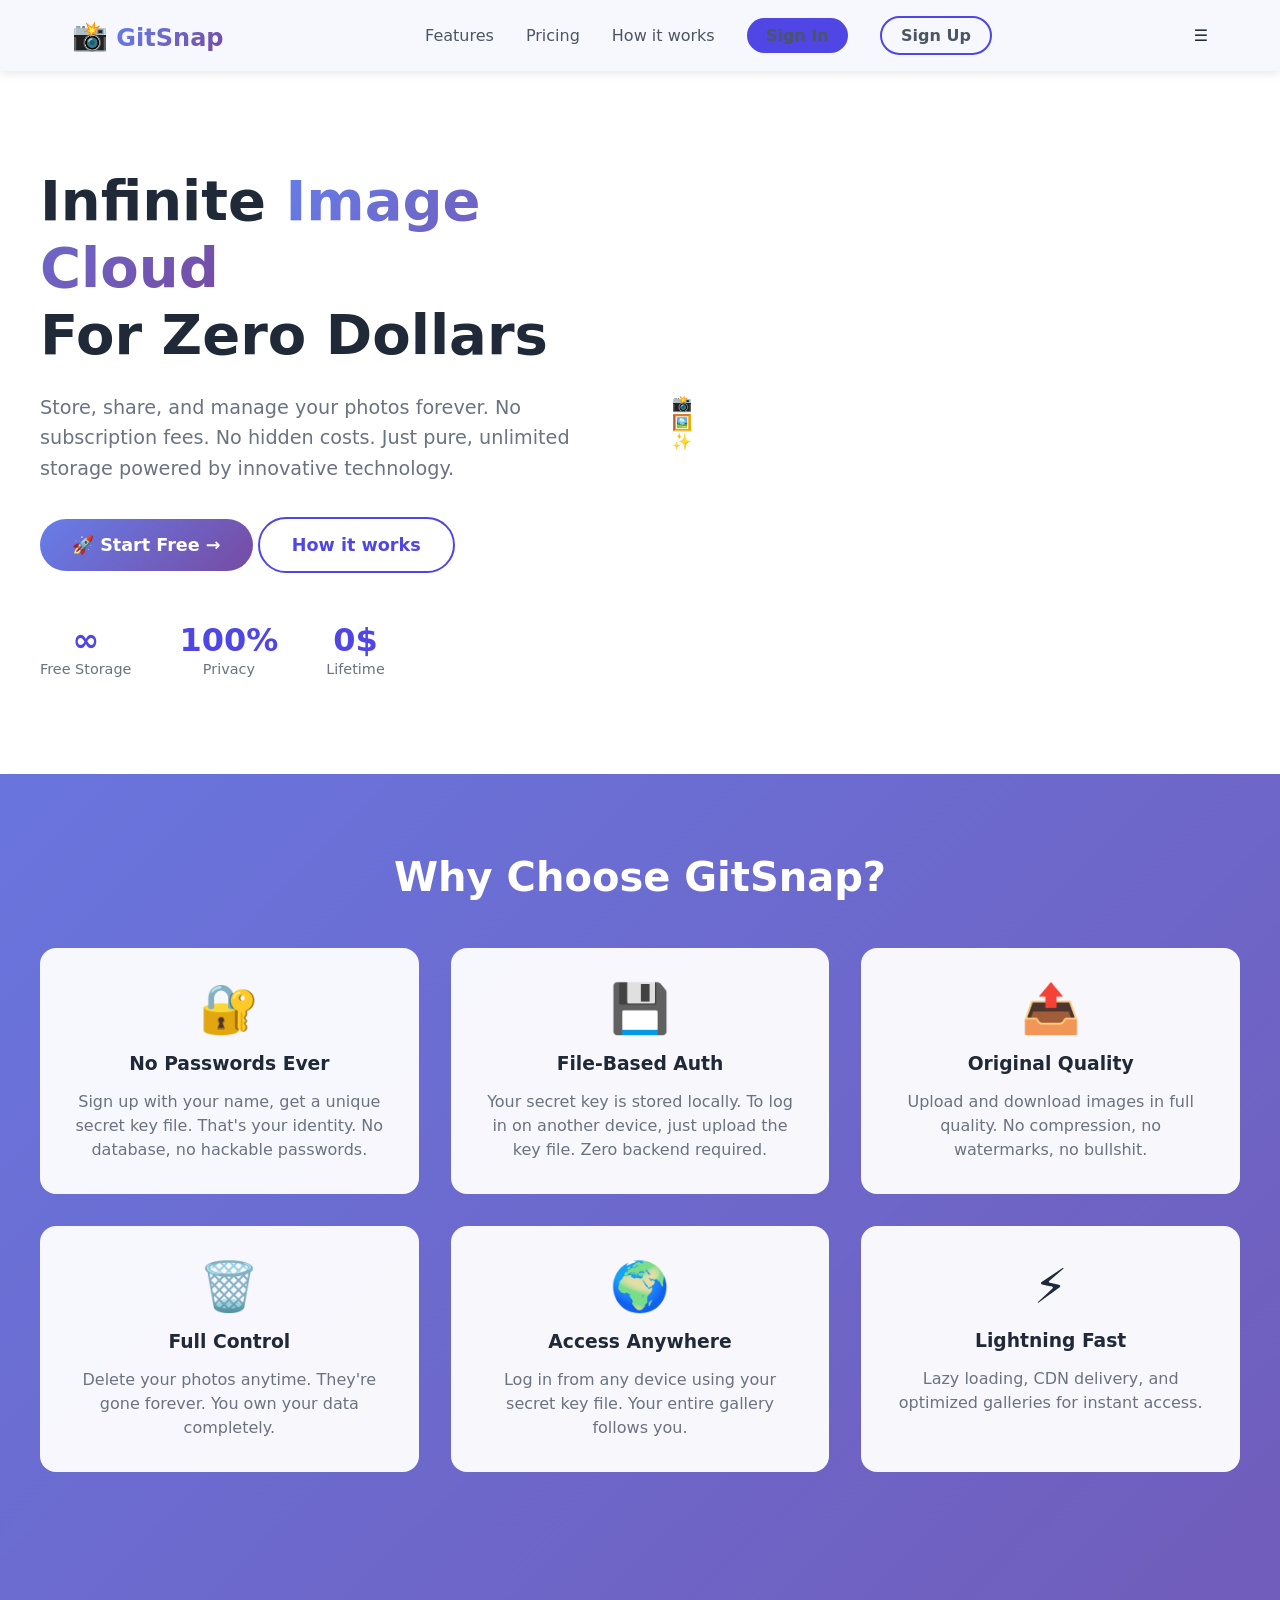
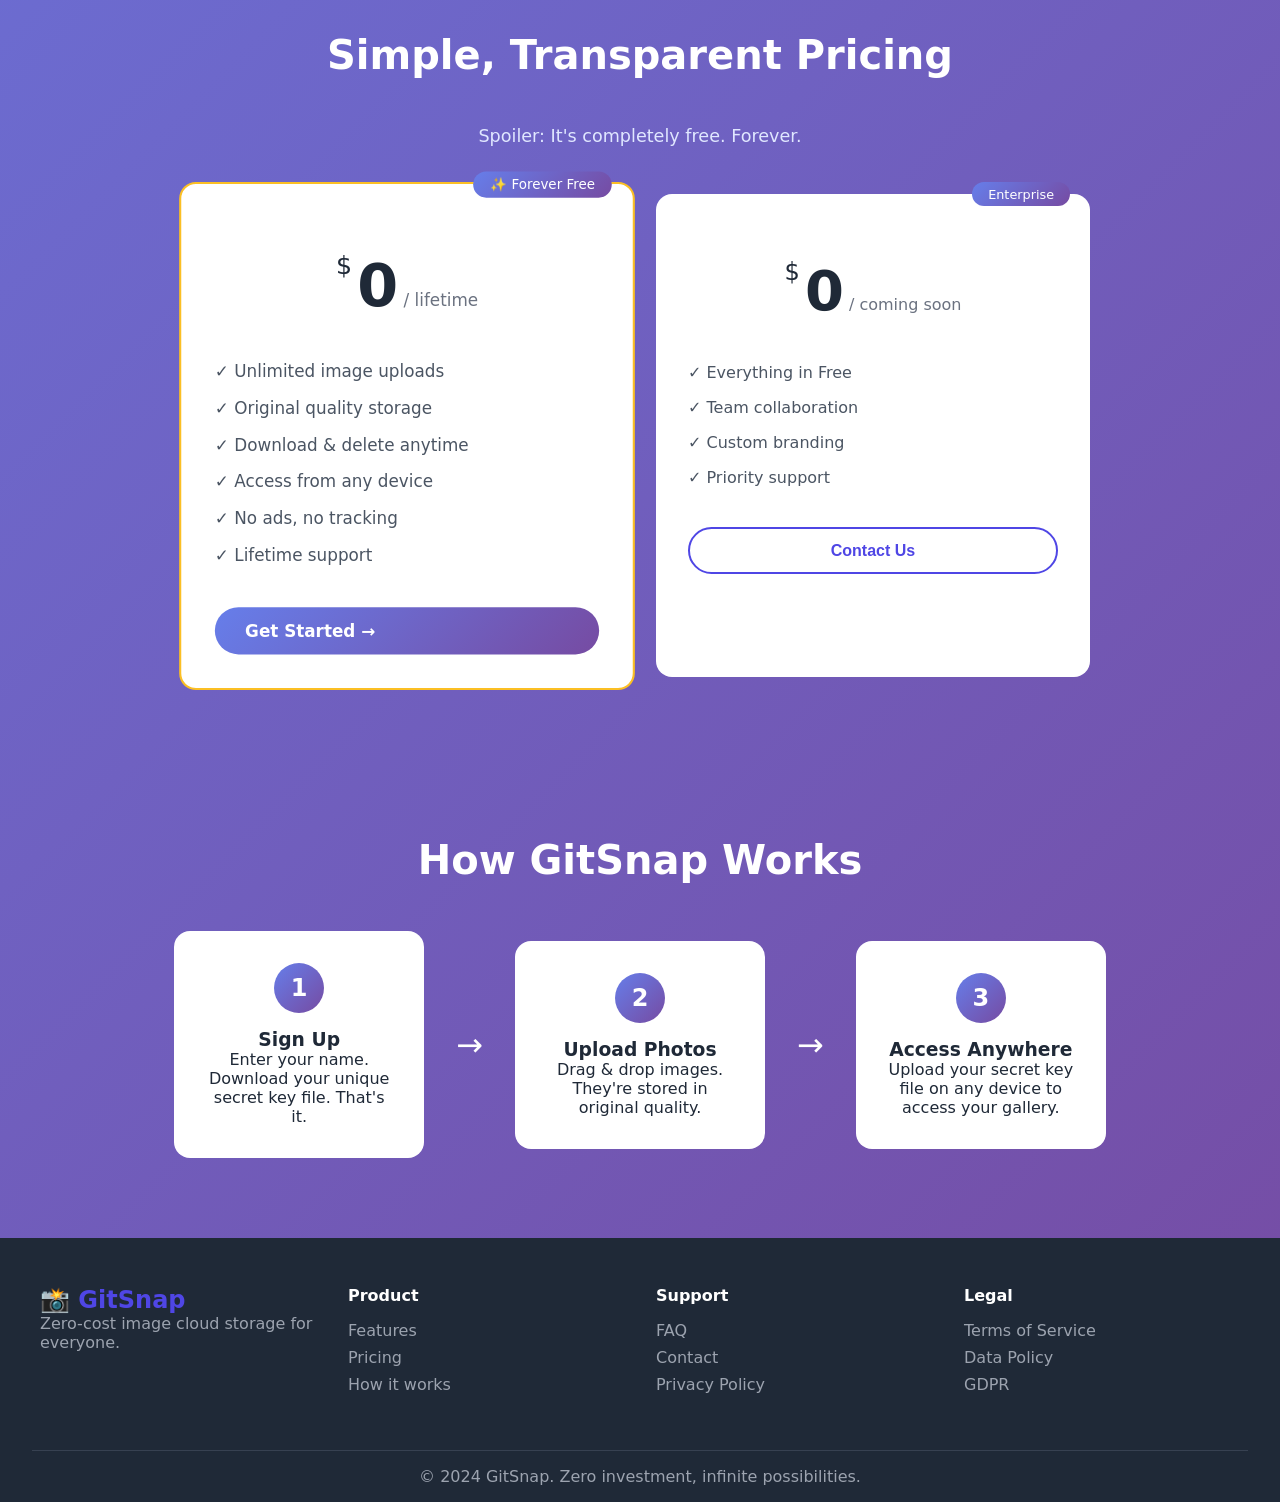
<file: index.html>
<!DOCTYPE html>
<html lang="en">
<head>
    <meta charset="UTF-8">
    <meta name="viewport" content="width=device-width, initial-scale=1.0">
    <title>GitSnap - Zero Cost Image Cloud</title>
    <link rel="stylesheet" href="style.css">
    <link rel="manifest" href="/assets/manifest.json">
    <meta name="description" content="Free, unlimited image storage using blockchain-inspired file authentication. No passwords, no servers, no costs.">
</head>
<body>
    <nav class="navbar">
        <div class="nav-container">
            <div class="logo">
                <span class="logo-icon">📸</span>
                <span class="logo-text">GitSnap</span>
            </div>
            <div class="nav-links">
                <a href="#features">Features</a>
                <a href="#pricing">Pricing</a>
                <a href="#how-it-works">How it works</a>
                <a href="auth.html" class="btn-nav btn-primary-nav">Sign In</a>
                <a href="auth.html?signup=true" class="btn-nav btn-outline-nav">Sign Up</a>
            </div>
            <div class="mobile-menu-btn" id="mobileMenuBtn">☰</div>
        </div>
    </nav>

    <main>
        <!-- Hero Section -->
        <section class="hero">
            <div class="hero-container">
                <div class="hero-content">
                    <h1 class="hero-title">
                        Infinite <span class="gradient-text">Image Cloud</span>
                        <br>For Zero Dollars
                    </h1>
                    <p class="hero-subtitle">
                        Store, share, and manage your photos forever. No subscription fees. 
                        No hidden costs. Just pure, unlimited storage powered by innovative technology.
                    </p>
                    <div class="hero-buttons">
                        <a href="auth.html?signup=true" class="btn btn-primary btn-large">
                            🚀 Start Free → 
                        </a>
                        <a href="#how-it-works" class="btn btn-outline btn-large">
                            How it works
                        </a>
                    </div>
                    <div class="hero-stats">
                        <div class="stat">
                            <span class="stat-number">∞</span>
                            <span class="stat-label">Free Storage</span>
                        </div>
                        <div class="stat">
                            <span class="stat-number">100%</span>
                            <span class="stat-label">Privacy</span>
                        </div>
                        <div class="stat">
                            <span class="stat-number">0$</span>
                            <span class="stat-label">Lifetime</span>
                        </div>
                    </div>
                </div>
                <div class="hero-image">
                    <div class="floating-cards">
                        <div class="card card-1">📸</div>
                        <div class="card card-2">🖼️</div>
                        <div class="card card-3">✨</div>
                    </div>
                </div>
            </div>
        </section>

        <!-- Features Section -->
        <section id="features" class="features">
            <div class="container">
                <h2 class="section-title">Why Choose GitSnap?</h2>
                <div class="features-grid">
                    <div class="feature-card">
                        <div class="feature-icon">🔐</div>
                        <h3>No Passwords Ever</h3>
                        <p>Sign up with your name, get a unique secret key file. That's your identity. No database, no hackable passwords.</p>
                    </div>
                    <div class="feature-card">
                        <div class="feature-icon">💾</div>
                        <h3>File-Based Auth</h3>
                        <p>Your secret key is stored locally. To log in on another device, just upload the key file. Zero backend required.</p>
                    </div>
                    <div class="feature-card">
                        <div class="feature-icon">📤</div>
                        <h3>Original Quality</h3>
                        <p>Upload and download images in full quality. No compression, no watermarks, no bullshit.</p>
                    </div>
                    <div class="feature-card">
                        <div class="feature-icon">🗑️</div>
                        <h3>Full Control</h3>
                        <p>Delete your photos anytime. They're gone forever. You own your data completely.</p>
                    </div>
                    <div class="feature-card">
                        <div class="feature-icon">🌍</div>
                        <h3>Access Anywhere</h3>
                        <p>Log in from any device using your secret key file. Your entire gallery follows you.</p>
                    </div>
                    <div class="feature-card">
                        <div class="feature-icon">⚡</div>
                        <h3>Lightning Fast</h3>
                        <p>Lazy loading, CDN delivery, and optimized galleries for instant access.</p>
                    </div>
                </div>
            </div>
        </section>

        <!-- Pricing Section -->
        <section id="pricing" class="pricing">
            <div class="container">
                <h2 class="section-title">Simple, Transparent Pricing</h2>
                <p class="section-subtitle">Spoiler: It's completely free. Forever.</p>
                <div class="pricing-grid">
                    <div class="pricing-card popular">
                        <div class="pricing-badge">✨ Forever Free</div>
                        <div class="pricing-price">
                            <span class="currency">$</span>
                            <span class="amount">0</span>
                            <span class="period">/ lifetime</span>
                        </div>
                        <ul class="pricing-features">
                            <li>✓ Unlimited image uploads</li>
                            <li>✓ Original quality storage</li>
                            <li>✓ Download & delete anytime</li>
                            <li>✓ Access from any device</li>
                            <li>✓ No ads, no tracking</li>
                            <li>✓ Lifetime support</li>
                        </ul>
                        <a href="auth.html?signup=true" class="btn btn-primary btn-block">Get Started →</a>
                    </div>
                    <div class="pricing-card">
                        <div class="pricing-badge">Enterprise</div>
                        <div class="pricing-price">
                            <span class="currency">$</span>
                            <span class="amount">0</span>
                            <span class="period">/ coming soon</span>
                        </div>
                        <ul class="pricing-features">
                            <li>✓ Everything in Free</li>
                            <li>✓ Team collaboration</li>
                            <li>✓ Custom branding</li>
                            <li>✓ Priority support</li>
                        </ul>
                        <button class="btn btn-outline btn-block" disabled>Contact Us</button>
                    </div>
                </div>
            </div>
        </section>

        <!-- How It Works -->
        <section id="how-it-works" class="how-it-works">
            <div class="container">
                <h2 class="section-title">How GitSnap Works</h2>
                <div class="steps">
                    <div class="step">
                        <div class="step-number">1</div>
                        <h3>Sign Up</h3>
                        <p>Enter your name. Download your unique secret key file. That's it.</p>
                    </div>
                    <div class="step-arrow">→</div>
                    <div class="step">
                        <div class="step-number">2</div>
                        <h3>Upload Photos</h3>
                        <p>Drag & drop images. They're stored in original quality.</p>
                    </div>
                    <div class="step-arrow">→</div>
                    <div class="step">
                        <div class="step-number">3</div>
                        <h3>Access Anywhere</h3>
                        <p>Upload your secret key file on any device to access your gallery.</p>
                    </div>
                </div>
            </div>
        </section>
    </main>

    <footer class="footer">
        <div class="footer-container">
            <div class="footer-column">
                <div class="logo">📸 GitSnap</div>
                <p>Zero-cost image cloud storage for everyone.</p>
            </div>
            <div class="footer-column">
                <h4>Product</h4>
                <a href="#features">Features</a>
                <a href="#pricing">Pricing</a>
                <a href="#how-it-works">How it works</a>
            </div>
            <div class="footer-column">
                <h4>Support</h4>
                <a href="#">FAQ</a>
                <a href="#">Contact</a>
                <a href="#">Privacy Policy</a>
            </div>
            <div class="footer-column">
                <h4>Legal</h4>
                <a href="#">Terms of Service</a>
                <a href="#">Data Policy</a>
                <a href="#">GDPR</a>
            </div>
        </div>
        <div class="footer-bottom">
            <p>© 2024 GitSnap. Zero investment, infinite possibilities.</p>
        </div>
    </footer>

    <script src="script.js"></script>
</body>
</html>
</file>
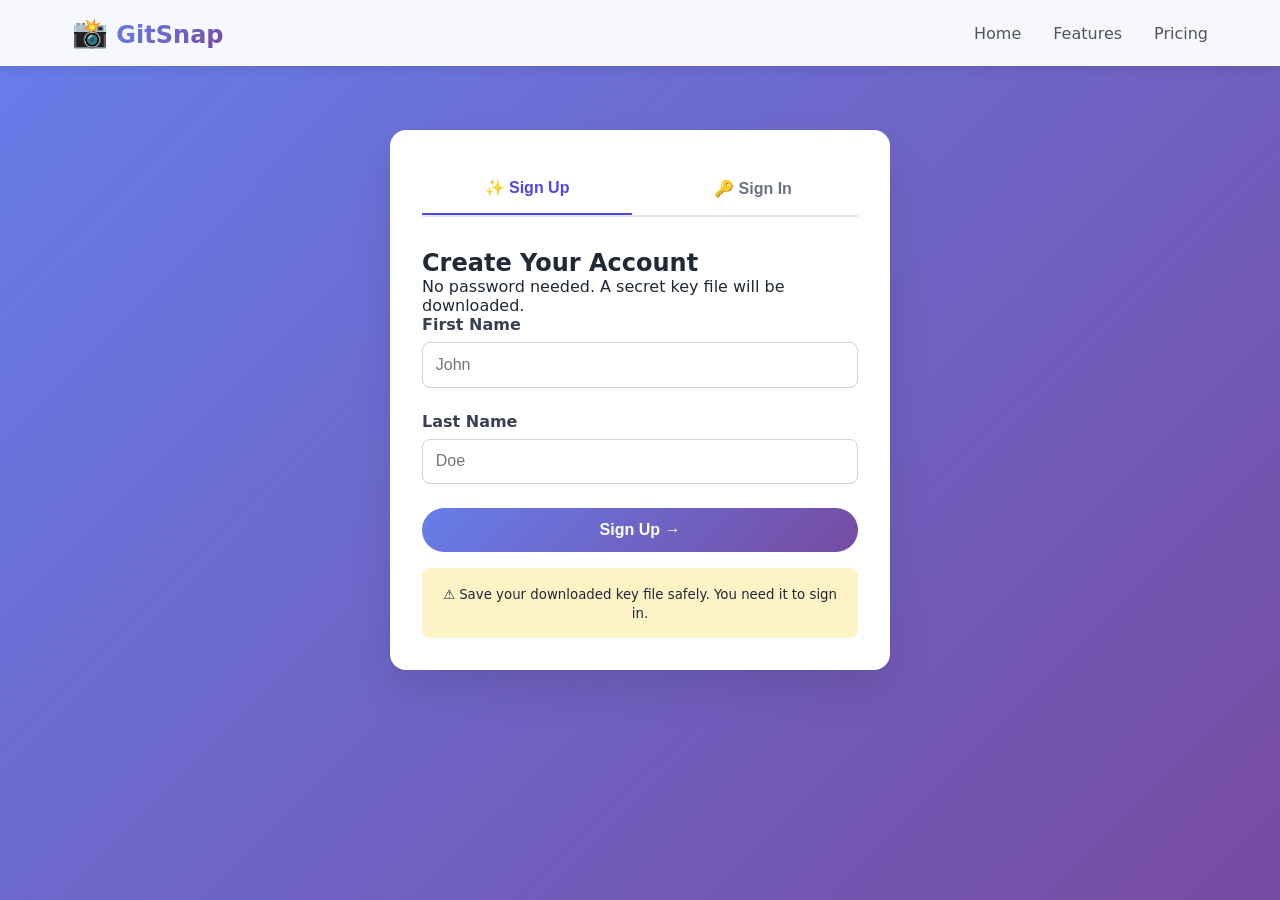
<file: auth.html>
<!DOCTYPE html>
<html lang="en">
<head>
<meta charset="UTF-8">
<meta name="viewport" content="width=device-width, initial-scale=1.0">
<title>Sign Up / Sign In - GitSnap</title>
<link rel="stylesheet" href="style.css">
</head>

<body>

<nav class="navbar">
    <div class="nav-container">

        <a href="index.html" class="logo">
            <span class="logo-icon">📸</span>
            <span class="logo-text">GitSnap</span>
        </a>

        <div class="nav-links">
            <a href="index.html">Home</a>
            <a href="index.html#features">Features</a>
            <a href="index.html#pricing">Pricing</a>
        </div>

    </div>
</nav>

<div class="auth-container">

    <div class="auth-tabs">
        <button class="tab-btn active" data-tab="signup">✨ Sign Up</button>
        <button class="tab-btn" data-tab="signin">🔑 Sign In</button>
    </div>

    <!-- SIGN UP -->
    <div id="signup-tab" class="auth-form active">

        <h2>Create Your Account</h2>
        <p class="auth-subtitle">
            No password needed. A secret key file will be downloaded.
        </p>

        <form id="signupForm">

            <div class="form-group">
                <label>First Name</label>
                <input
                    type="text"
                    id="firstName"
                    placeholder="John"
                    required
                >
            </div>

            <div class="form-group">
                <label>Last Name</label>
                <input
                    type="text"
                    id="lastName"
                    placeholder="Doe"
                    required
                >
            </div>

            <button type="submit" class="btn btn-primary btn-block">
                Sign Up →
            </button>

        </form>

        <div class="auth-note">
            <small>
                ⚠️ Save your downloaded key file safely.
                You need it to sign in.
            </small>
        </div>

    </div>

    <!-- SIGN IN -->
    <div id="signin-tab" class="auth-form">

        <h2>Sign In</h2>
        <p class="auth-subtitle">
            Upload your secret key file to login.
        </p>

        <form id="signinForm">

            <div class="form-group">
                <label>Full Name</label>
                <input
                    type="text"
                    id="signinUsername"
                    placeholder="John Doe"
                    required
                >
            </div>

            <div class="form-group">
                <label>Secret Key File</label>
                <input
                    type="file"
                    id="secretKeyFile"
                    accept=".key"
                    required
                >
                <small>
                    Upload the file downloaded during sign up
                </small>
            </div>

            <button type="submit" class="btn btn-primary btn-block">
                Sign In →
            </button>

        </form>

    </div>

</div>

<script src="auth.js"></script>

</body>
</html>
</file>
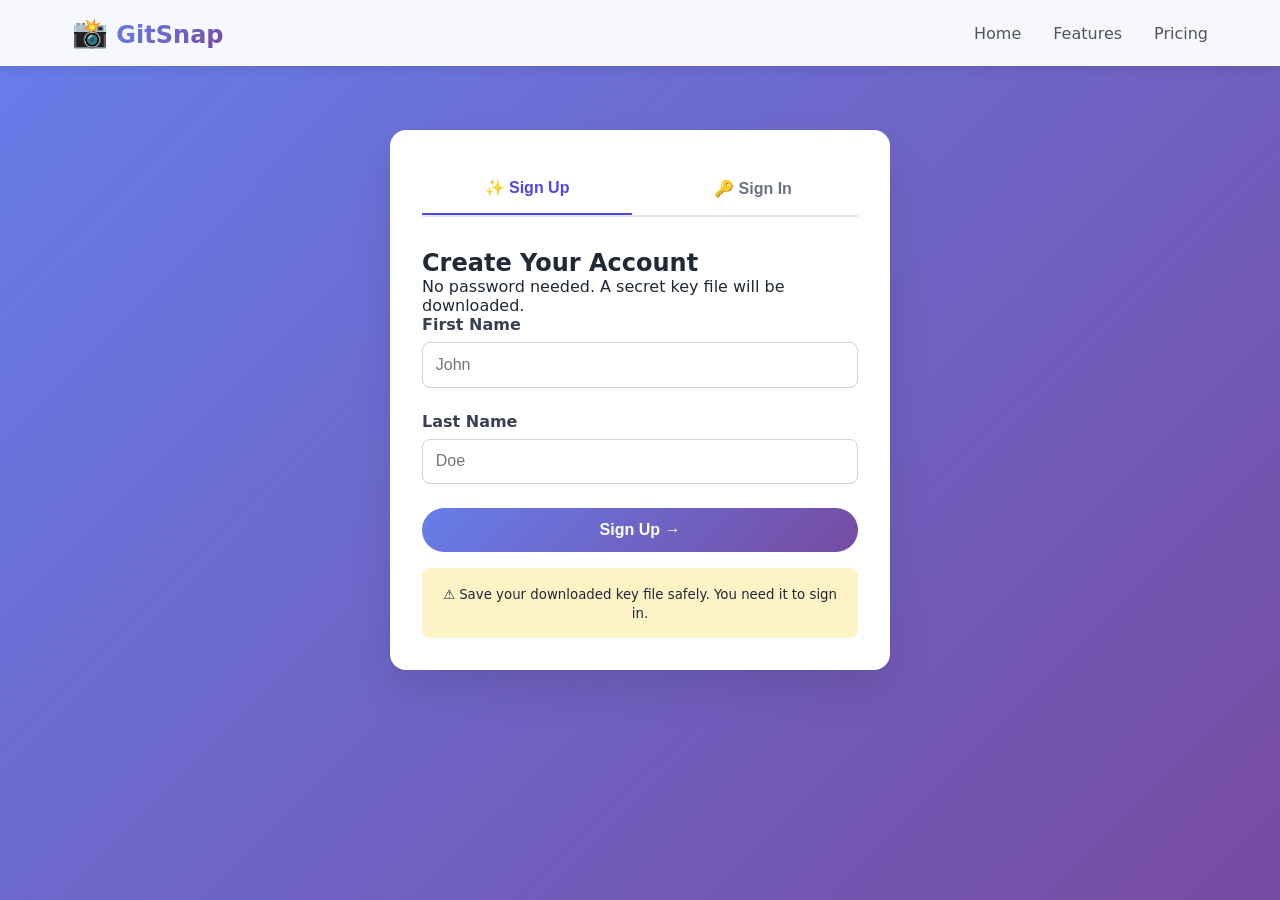
<file: dashboard.html>
<!DOCTYPE html>
<html lang="en">
<head>
<meta charset="UTF-8">
<meta name="viewport" content="width=device-width, initial-scale=1.0">
<title>My Gallery - GitSnap</title>
<link rel="stylesheet" href="style.css">
</head>

<body>

<nav class="navbar">
    <div class="nav-container">

        <a href="index.html" class="logo">
            <span class="logo-icon">📸</span>
            <span class="logo-text">GitSnap</span>
        </a>

        <div class="user-info">
            <span id="userNameDisplay"></span>
            <button id="logoutBtn" class="btn btn-outline">
                🚪 Sign Out
            </button>
        </div>

    </div>
</nav>

<div class="dashboard">

    <div class="glass-panel">
        <h1>My Gallery</h1>
        <p>Upload and manage your images.</p>
    </div>

    <div class="glass-panel">

        <h3>📤 Upload Images</h3>

        <div id="dropzone" class="upload-area">
            Click here to choose images
            <input
                type="file"
                id="fileInput"
                multiple
                accept="image/*"
                hidden
            >
        </div>

    </div>

    <div class="glass-panel">

        <h3>🖼️ Your Photos</h3>

        <div id="galleryGrid" class="gallery-grid"></div>

    </div>

</div>

<script src="auth.js"></script>
<script src="dashboard.js"></script>

</body>
</html>
</file>
<file: style.css>
* {
    margin: 0;
    padding: 0;
    box-sizing: border-box;
}

body {
    font-family: system-ui, -apple-system, 'Segoe UI', 'Inter', sans-serif;
    background: linear-gradient(135deg, #667eea 0%, #764ba2 100%);
    color: #1f2937;
    min-height: 100vh;
}

/* Navbar */
.navbar {
    background: rgba(255,255,255,0.95);
    backdrop-filter: blur(10px);
    position: sticky;
    top: 0;
    z-index: 1000;
    box-shadow: 0 2px 10px rgba(0,0,0,0.1);
}

.nav-container {
    max-width: 1200px;
    margin: 0 auto;
    padding: 1rem 2rem;
    display: flex;
    justify-content: space-between;
    align-items: center;
}

.logo {
    font-size: 1.5rem;
    font-weight: bold;
    text-decoration: none;
    color: #4f46e5;
}

.logo-icon { font-size: 1.8rem; }
.logo-text { background: linear-gradient(135deg, #667eea, #764ba2);
    -webkit-background-clip: text;
    background-clip: text;
    color: transparent;
}

.nav-links {
    display: flex;
    gap: 2rem;
    align-items: center;
}

.nav-links a {
    text-decoration: none;
    color: #4b5563;
    transition: color 0.2s;
}

.nav-links a:hover { color: #4f46e5; }

.btn-nav {
    padding: 0.5rem 1.2rem;
    border-radius: 2rem;
    text-decoration: none;
    font-weight: 600;
}

.btn-primary-nav {
    background: #4f46e5;
    color: white;
}

.btn-outline-nav {
    border: 2px solid #4f46e5;
    color: #4f46e5;
}

/* Hero Section */
.hero {
    padding: 6rem 2rem;
    background: white;
}

.hero-container {
    max-width: 1200px;
    margin: 0 auto;
    display: grid;
    grid-template-columns: 1fr 1fr;
    gap: 4rem;
    align-items: center;
}

.hero-title {
    font-size: 3.5rem;
    line-height: 1.2;
    margin-bottom: 1.5rem;
}

.gradient-text {
    background: linear-gradient(135deg, #667eea, #764ba2);
    -webkit-background-clip: text;
    background-clip: text;
    color: transparent;
}

.hero-subtitle {
    font-size: 1.2rem;
    color: #6b7280;
    margin-bottom: 2rem;
    line-height: 1.6;
}

.btn {
    padding: 0.8rem 1.8rem;
    border-radius: 2rem;
    border: none;
    font-size: 1rem;
    font-weight: 600;
    cursor: pointer;
    text-decoration: none;
    display: inline-block;
    transition: transform 0.2s, box-shadow 0.2s;
}

.btn:hover { transform: translateY(-2px); box-shadow: 0 10px 20px rgba(0,0,0,0.1); }

.btn-primary {
    background: linear-gradient(135deg, #667eea, #764ba2);
    color: white;
}

.btn-outline {
    border: 2px solid #4f46e5;
    background: transparent;
    color: #4f46e5;
}

.btn-large { padding: 1rem 2rem; font-size: 1.1rem; }
.btn-block { width: 100%; }

.hero-stats {
    display: flex;
    gap: 3rem;
    margin-top: 3rem;
}

.stat {
    text-align: center;
}

.stat-number {
    font-size: 2rem;
    font-weight: bold;
    color: #4f46e5;
    display: block;
}

.stat-label { color: #6b7280; font-size: 0.9rem; }

/* Features Section */
.features, .pricing, .how-it-works {
    padding: 5rem 2rem;
}

.container {
    max-width: 1200px;
    margin: 0 auto;
}

.section-title {
    text-align: center;
    font-size: 2.5rem;
    margin-bottom: 3rem;
    color: white;
}

.section-subtitle {
    text-align: center;
    color: #e0e7ff;
    margin-bottom: 3rem;
    font-size: 1.1rem;
}

.features-grid {
    display: grid;
    grid-template-columns: repeat(auto-fit, minmax(300px, 1fr));
    gap: 2rem;
}

.feature-card {
    background: rgba(255,255,255,0.95);
    padding: 2rem;
    border-radius: 1rem;
    text-align: center;
    transition: transform 0.3s;
}

.feature-card:hover { transform: translateY(-5px); }

.feature-icon { font-size: 3rem; margin-bottom: 1rem; }
.feature-card h3 { margin-bottom: 1rem; color: #1f2937; }
.feature-card p { color: #6b7280; line-height: 1.5; }

/* Pricing */
.pricing-grid {
    display: grid;
    grid-template-columns: repeat(auto-fit, minmax(350px, 1fr));
    gap: 2rem;
    max-width: 900px;
    margin: 0 auto;
}

.pricing-card {
    background: white;
    border-radius: 1rem;
    padding: 2rem;
    position: relative;
    transition: transform 0.3s;
}

.pricing-card.popular {
    transform: scale(1.05);
    border: 2px solid #fbbf24;
}

.pricing-badge {
    position: absolute;
    top: -12px;
    right: 20px;
    background: linear-gradient(135deg, #667eea, #764ba2);
    color: white;
    padding: 0.3rem 1rem;
    border-radius: 2rem;
    font-size: 0.8rem;
}

.pricing-price {
    text-align: center;
    margin: 2rem 0;
}

.currency { font-size: 1.5rem; vertical-align: top; }
.amount { font-size: 3.5rem; font-weight: bold; }
.period { color: #6b7280; }

.pricing-features {
    list-style: none;
    margin: 2rem 0;
}

.pricing-features li {
    padding: 0.5rem 0;
    color: #4b5563;
}

/* How it works */
.steps {
    display: flex;
    justify-content: center;
    align-items: center;
    flex-wrap: wrap;
    gap: 2rem;
}

.step {
    background: white;
    padding: 2rem;
    border-radius: 1rem;
    text-align: center;
    width: 250px;
}

.step-number {
    width: 50px;
    height: 50px;
    background: linear-gradient(135deg, #667eea, #764ba2);
    color: white;
    border-radius: 50%;
    display: flex;
    align-items: center;
    justify-content: center;
    font-size: 1.5rem;
    font-weight: bold;
    margin: 0 auto 1rem;
}

.step-arrow { font-size: 2rem; color: white; }

/* Footer */
.footer {
    background: #1f2937;
    color: #9ca3af;
    padding: 3rem 2rem 1rem;
}

.footer-container {
    max-width: 1200px;
    margin: 0 auto;
    display: grid;
    grid-template-columns: repeat(auto-fit, minmax(200px, 1fr));
    gap: 2rem;
}

.footer-column h4 {
    color: white;
    margin-bottom: 1rem;
}

.footer-column a {
    display: block;
    color: #9ca3af;
    text-decoration: none;
    margin-bottom: 0.5rem;
}

.footer-bottom {
    text-align: center;
    margin-top: 3rem;
    padding-top: 1rem;
    border-top: 1px solid #374151;
}

/* Auth Page */
.auth-container {
    max-width: 500px;
    margin: 4rem auto;
    background: white;
    border-radius: 1rem;
    padding: 2rem;
    box-shadow: 0 20px 40px rgba(0,0,0,0.1);
}

.auth-tabs {
    display: flex;
    gap: 1rem;
    margin-bottom: 2rem;
    border-bottom: 2px solid #e5e7eb;
}

.tab-btn {
    flex: 1;
    padding: 1rem;
    background: none;
    border: none;
    font-size: 1rem;
    font-weight: 600;
    cursor: pointer;
    color: #6b7280;
    transition: all 0.2s;
}

.tab-btn.active {
    color: #4f46e5;
    border-bottom: 2px solid #4f46e5;
}

.auth-form {
    display: none;
}

.auth-form.active {
    display: block;
}

.form-group {
    margin-bottom: 1.5rem;
}

.form-group label {
    display: block;
    margin-bottom: 0.5rem;
    font-weight: 600;
    color: #374151;
}

.form-group input {
    width: 100%;
    padding: 0.8rem;
    border: 1px solid #d1d5db;
    border-radius: 0.5rem;
    font-size: 1rem;
}

.auth-note {
    margin-top: 1rem;
    padding: 1rem;
    background: #fef3c7;
    border-radius: 0.5rem;
    text-align: center;
}

/* Dashboard */
.dashboard {
    max-width: 1200px;
    margin: 2rem auto;
    padding: 0 2rem;
}

.glass-panel {
    background: white;
    border-radius: 1rem;
    padding: 2rem;
    margin-bottom: 2rem;
    box-shadow: 0 4px 6px rgba(0,0,0,0.1);
}

.upload-area {
    border: 2px dashed #cbd5e1;
    border-radius: 1rem;
    padding: 3rem;
    text-align: center;
    cursor: pointer;
    transition: all 0.2s;
}

.upload-area.drag-over {
    border-color: #4f46e5;
    background: #eef2ff;
}

.gallery-grid {
    display: grid;
    grid-template-columns: repeat(auto-fill, minmax(200px, 1fr));
    gap: 1.5rem;
    margin-top: 1.5rem;
}

.photo-card {
    background: white;
    border-radius: 0.5rem;
    overflow: hidden;
    box-shadow: 0 1px 3px rgba(0,0,0,0.1);
    transition: transform 0.2s;
}

.photo-card:hover { transform: translateY(-4px); }

.photo-img {
    width: 100%;
    aspect-ratio: 1;
    object-fit: cover;
}

.photo-actions {
    padding: 0.5rem;
    display: flex;
    justify-content: space-between;
}

.toast {
    position: fixed;
    bottom: 2rem;
    left: 50%;
    transform: translateX(-50%);
    background: #1f2937;
    color: white;
    padding: 0.8rem 1.5rem;
    border-radius: 2rem;
    opacity: 0;
    transition: opacity 0.3s;
    pointer-events: none;
    z-index: 1000;
}

/* Responsive */
@media (max-width: 768px) {
    .hero-container {
        grid-template-columns: 1fr;
        text-align: center;
    }
    .hero-title { font-size: 2rem; }
    .steps { flex-direction: column; }
    .step-arrow { transform: rotate(90deg); }
    .nav-links { display: none; }
}
</file>
